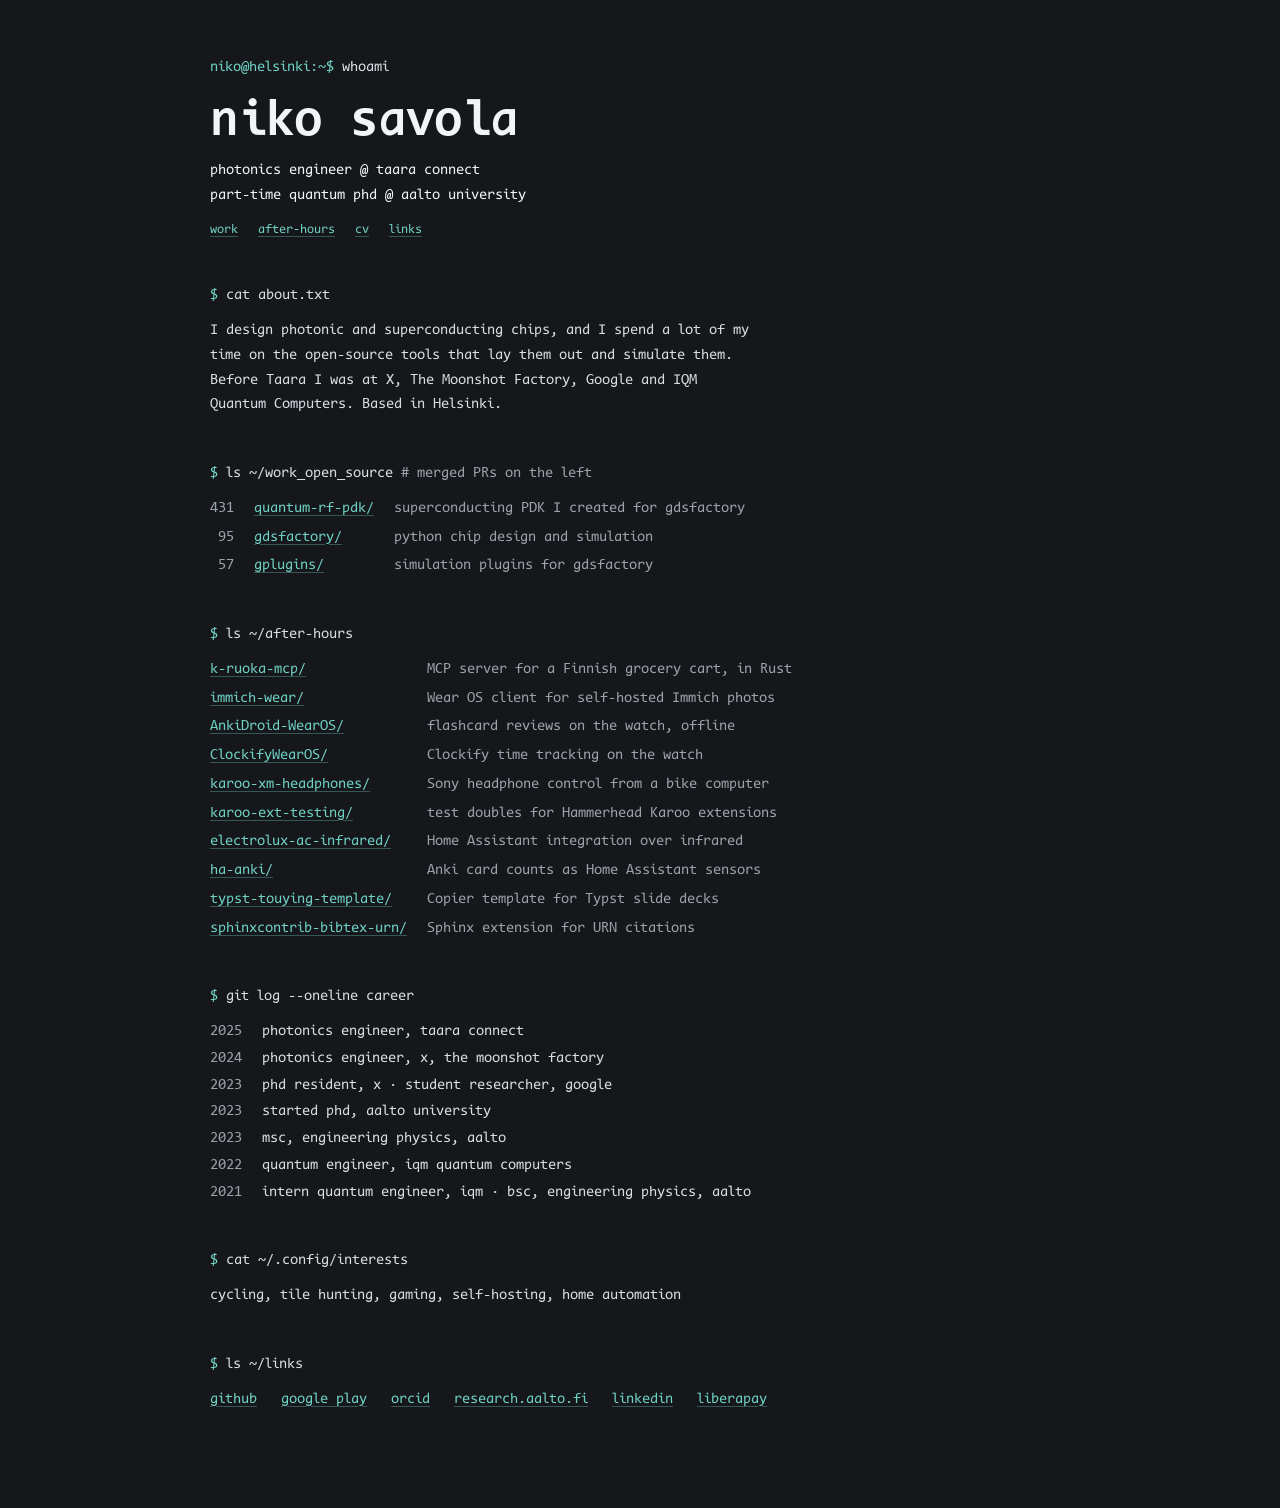
<file: index.html>
<!doctype html>
<html lang="en">
  <head>
    <meta charset="utf-8" />
    <meta name="viewport" content="width=device-width, initial-scale=1" />
    <title>Niko Savola</title>
    <meta
      name="description"
      content="Photonics engineer at Taara Connect and part-time quantum PhD researcher at Aalto University. Open-source chip design tools, Wear OS apps and Home Assistant integrations."
    />
    <meta name="theme-color" content="#15171a" />
    <link rel="preload" href="fonts/CodeNewRoman-Regular.woff2" as="font" type="font/woff2" crossorigin />
    <style>
      /* Code New Roman is not on Google Fonts, so it is self-hosted (latin subset, OFL). */
      @font-face {
        font-family: "Code New Roman";
        font-weight: 400;
        font-display: swap;
        src: url("fonts/CodeNewRoman-Regular.woff2") format("woff2");
      }
      @font-face {
        font-family: "Code New Roman";
        font-weight: 700;
        font-display: swap;
        src: url("fonts/CodeNewRoman-Bold.woff2") format("woff2");
      }
      /* One accent (teal) means "prompt or link". Everything else is grey or white. */
      :root {
        --bg: #15171a;
        --head: #f2f4f7;
        --text: #d9dde3;
        --mute: #9aa2ab;
        --accent: #6fd0c4;
        --accent-hover: #a6ece3;
        color-scheme: dark;
      }
      * {
        box-sizing: border-box;
      }
      body {
        margin: 0;
        background: var(--bg);
        color: var(--text);
        font:
          15px/1.65 "Code New Roman",
          ui-monospace,
          SFMono-Regular,
          Menlo,
          Consolas,
          monospace;
        padding: 56px max(16px, env(safe-area-inset-right)) 96px max(16px, env(safe-area-inset-left));
      }
      a {
        color: var(--accent);
        text-decoration: underline;
        text-decoration-color: rgba(111, 208, 196, 0.35);
        text-underline-offset: 3px;
      }
      a:hover {
        color: var(--accent-hover);
        text-decoration-color: currentColor;
      }
      a:focus-visible {
        outline: 2px solid var(--accent);
        outline-offset: 2px;
      }
      main {
        max-width: 860px;
        margin: 0 auto;
        display: flex;
        flex-direction: column;
        gap: 44px;
      }
      section {
        display: flex;
        flex-direction: column;
        gap: 10px;
      }
      nav {
        display: flex;
        flex-wrap: wrap;
        gap: 4px 20px;
        font-size: 13px;
      }
      .ps {
        color: var(--accent);
      }
      .note {
        color: var(--mute);
      }
      h1 {
        margin: 4px 0 0;
        font-size: clamp(36px, 8vw, 52px);
        line-height: 1.05;
        font-weight: 700;
        letter-spacing: -0.02em;
        color: var(--head);
      }
      .roles {
        color: var(--head);
      }
      p {
        margin: 0;
        max-width: 68ch;
      }
      .scroll {
        overflow-x: auto;
      }
      .list {
        display: grid;
        grid-template-columns: max-content max-content 1fr;
        column-gap: 20px;
        row-gap: 4px;
        min-width: 560px;
      }
      .list .n {
        text-align: right;
        color: var(--mute);
      }
      .list .d {
        color: var(--mute);
      }
      .list.repos {
        grid-template-columns: max-content 1fr;
        min-width: 0;
      }
      .log {
        display: grid;
        grid-template-columns: max-content 1fr;
        column-gap: 20px;
        row-gap: 2px;
      }
      .log .y {
        color: var(--mute);
      }
      .links {
        display: flex;
        flex-wrap: wrap;
        gap: 8px 24px;
      }
      @media (max-width: 640px) {
        body {
          padding-top: 24px;
        }
        .list {
          min-width: 0;
        }
        .list.repos {
          grid-template-columns: 1fr;
          row-gap: 0;
        }
        .list.repos .d {
          margin-bottom: 8px;
        }
      }
    </style>
  </head>
  <body>
    <main>
      <section>
        <div><span class="ps">niko@helsinki:~$</span> whoami</div>
        <h1>niko savola</h1>
        <div class="roles">photonics engineer @ taara connect<br />part-time quantum phd @ aalto university</div>
        <nav aria-label="Sections">
          <a href="#work">work</a><a href="#after-hours">after-hours</a><a href="#cv">cv</a><a href="#links">links</a>
        </nav>
      </section>

      <section>
        <div><span class="ps">$</span> cat about.txt</div>
        <p>
          I design photonic and superconducting chips, and I spend a lot of my time on the open-source tools that lay
          them out and simulate them. Before Taara I was at X, The Moonshot Factory, Google and IQM Quantum Computers.
          Based in Helsinki.
        </p>
      </section>

      <section id="work">
        <div><span class="ps">$</span> ls ~/work_open_source <span class="note"># merged PRs on the left</span></div>
        <div class="scroll">
          <div class="list">
            <span class="n">431</span><a href="https://github.com/gdsfactory/quantum-rf-pdk">quantum-rf-pdk/</a
            ><span class="d">superconducting PDK I created for gdsfactory</span> <span class="n">95</span
            ><a href="https://github.com/gdsfactory/gdsfactory">gdsfactory/</a
            ><span class="d">python chip design and simulation</span> <span class="n">57</span
            ><a href="https://github.com/gdsfactory/gplugins">gplugins/</a
            ><span class="d">simulation plugins for gdsfactory</span>
          </div>
        </div>
      </section>

      <section id="after-hours">
        <div><span class="ps">$</span> ls ~/after-hours</div>
        <div class="list repos">
          <a href="https://github.com/nikosavola/k-ruoka-mcp">k-ruoka-mcp/</a
          ><span class="d">MCP server for a Finnish grocery cart, in Rust</span>
          <a href="https://github.com/nikosavola/immich-wear">immich-wear/</a
          ><span class="d">Wear OS client for self-hosted Immich photos</span>
          <a href="https://github.com/nikosavola/AnkiDroid-WearOS">AnkiDroid-WearOS/</a
          ><span class="d">flashcard reviews on the watch, offline</span>
          <a href="https://github.com/nikosavola/ClockifyWearOS">ClockifyWearOS/</a
          ><span class="d">Clockify time tracking on the watch</span>
          <a href="https://github.com/nikosavola/karoo-xm-headphones">karoo-xm-headphones/</a
          ><span class="d">Sony headphone control from a bike computer</span>
          <a href="https://github.com/nikosavola/karoo-ext-testing">karoo-ext-testing/</a
          ><span class="d">test doubles for Hammerhead Karoo extensions</span>
          <a href="https://github.com/nikosavola/electrolux-ac-infrared">electrolux-ac-infrared/</a
          ><span class="d">Home Assistant integration over infrared</span>
          <a href="https://github.com/nikosavola/ha-anki">ha-anki/</a
          ><span class="d">Anki card counts as Home Assistant sensors</span>
          <a href="https://github.com/nikosavola/typst-touying-template">typst-touying-template/</a
          ><span class="d">Copier template for Typst slide decks</span>
          <a href="https://github.com/nikosavola/sphinxcontrib-bibtex-urn">sphinxcontrib-bibtex-urn/</a
          ><span class="d">Sphinx extension for URN citations</span>
        </div>
      </section>

      <section id="cv">
        <div><span class="ps">$</span> git log --oneline career</div>
        <div class="log">
          <span class="y">2025</span><span>photonics engineer, taara connect</span> <span class="y">2024</span
          ><span>photonics engineer, x, the moonshot factory</span> <span class="y">2023</span
          ><span>phd resident, x · student researcher, google</span> <span class="y">2023</span
          ><span>started phd, aalto university</span> <span class="y">2023</span
          ><span>msc, engineering physics, aalto</span> <span class="y">2022</span
          ><span>quantum engineer, iqm quantum computers</span> <span class="y">2021</span
          ><span>intern quantum engineer, iqm · bsc, engineering physics, aalto</span>
        </div>
      </section>

      <section>
        <div><span class="ps">$</span> cat ~/.config/interests</div>
        <p>cycling, tile hunting, gaming, self-hosting, home automation</p>
      </section>

      <section id="links">
        <div><span class="ps">$</span> ls ~/links</div>
        <div class="links">
          <a href="https://github.com/nikosavola">github</a>
          <a href="https://play.google.com/store/apps/dev?id=5341684173980499428">google play</a>
          <a href="https://orcid.org/0000-0002-8036-4984">orcid</a>
          <a href="https://research.aalto.fi/en/persons/niko-savola/">research.aalto.fi</a>
          <a href="https://linkedin.com/in/nikosavola">linkedin</a>
          <a href="https://liberapay.com/nikosavola">liberapay</a>
        </div>
      </section>
    </main>
  </body>
</html>
</file>
